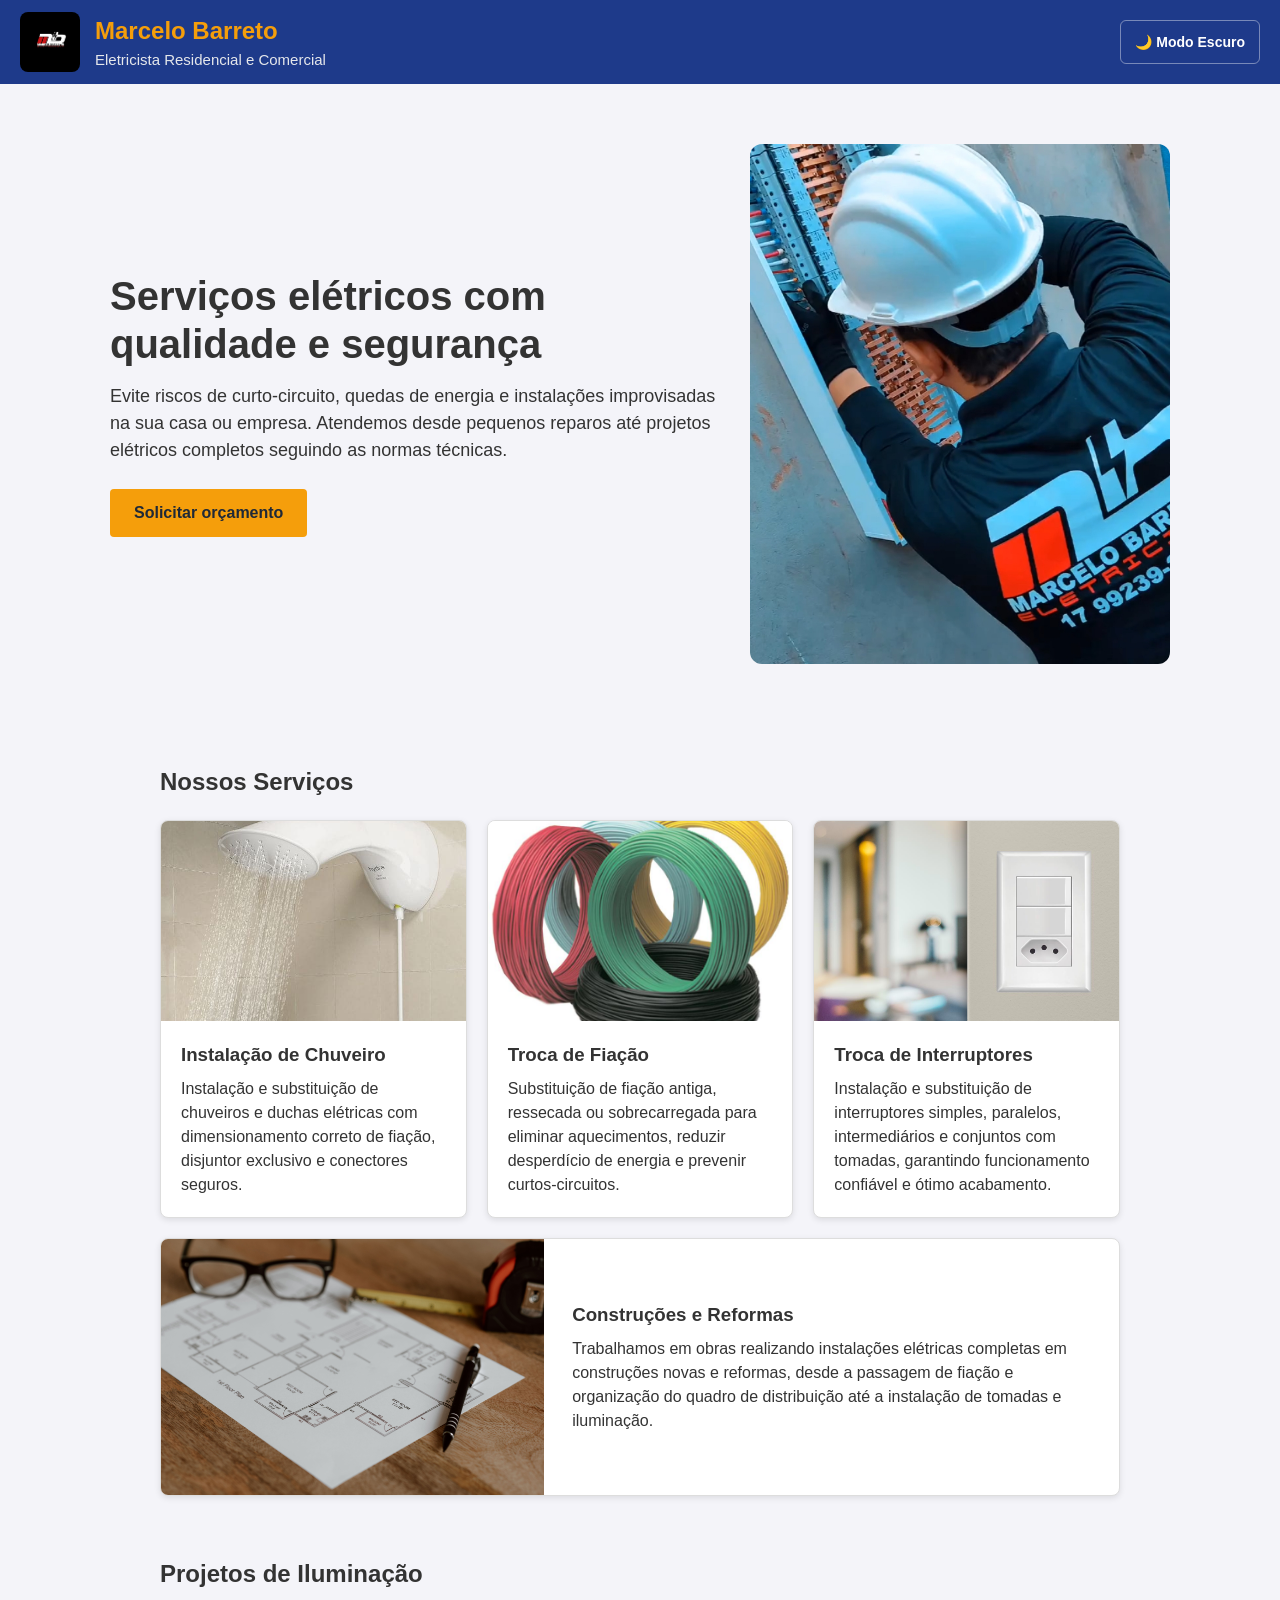
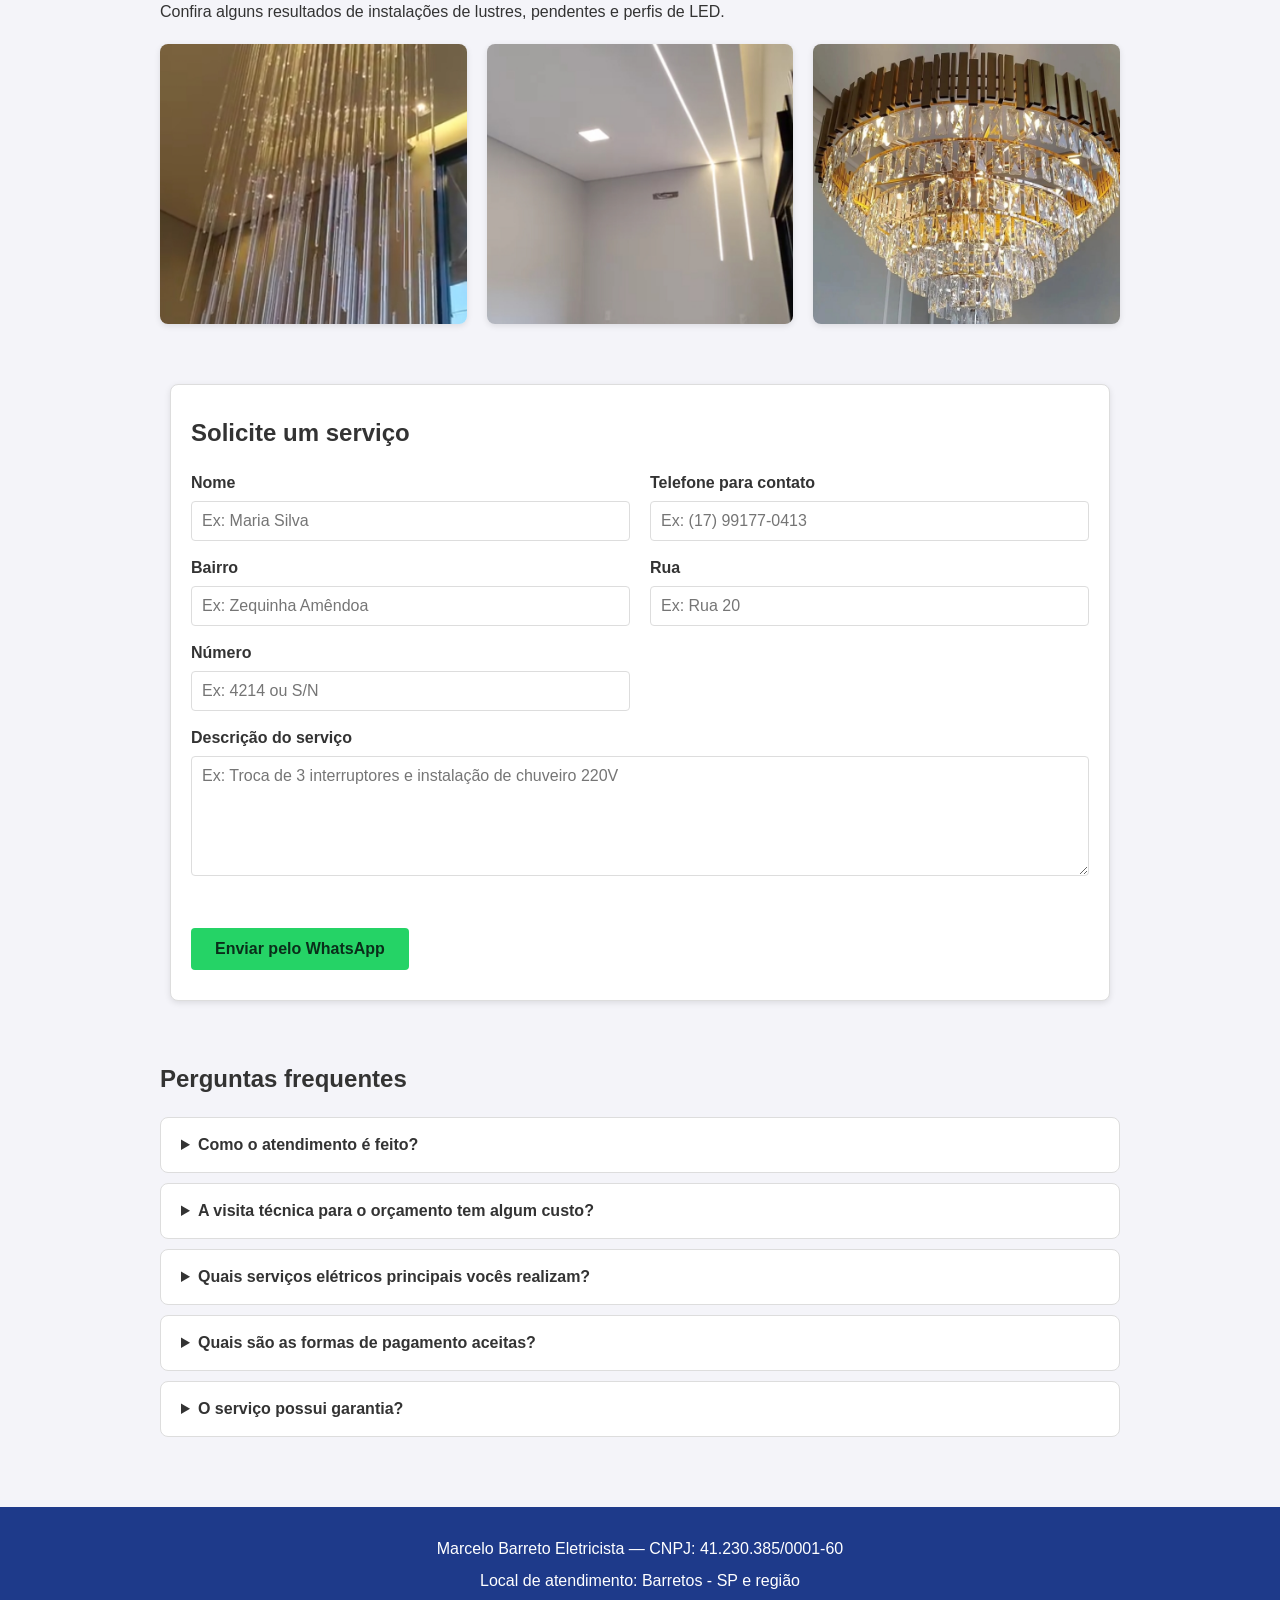
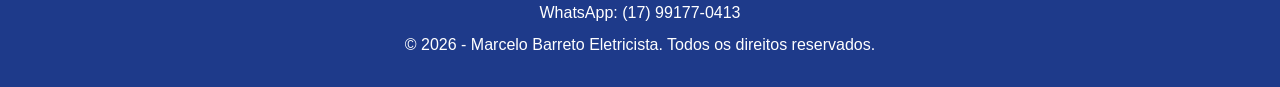
<file: index.html>
<!DOCTYPE html>
<html lang="pt-BR">
<head>
    <meta charset="UTF-8">
    <meta name="viewport" content="width=device-width, initial-scale=1.0">
    <title>Marcelo Barreto Eletricista | Serviços Elétricos</title>
    <link rel="stylesheet" href="./css/style.css">
    <script src="./js/script.js" defer></script>
</head>
<body>
    <header>
        <div class="header-marca">
            <img src="./imagem/Logo PI..jpeg" alt="Logo Marcelo Barreto Eletricista">
            <div class="titulo">
                <p class="nome-empresa">Marcelo Barreto</p>
                <p class="subtitulo">Eletricista Residencial e Comercial</p>
            </div>
        </div>

        <button type="button" id="botao-tema" class="botao-tema" aria-label="Alternar modo escuro">
            🌙 Modo Escuro
        </button>
    </header>

    <main>
        <section class="heroi">
            <div class="heroi__texto">
                <h1>Serviços elétricos com qualidade e segurança</h1>
                <p>Evite riscos de curto-circuito, quedas de energia e instalações improvisadas na sua casa ou empresa. Atendemos desde pequenos reparos até projetos elétricos completos seguindo as normas técnicas.</p>
                <a href="#contato" class="botao">Solicitar orçamento</a>
            </div>
            <div class="heroi__image">
                <img src="./imagem/eletricista-inicio.jpeg" alt="Eletricista profissional usando capacete de segurança">
            </div>
        </section>

        <section class="servicos-conteiner">
            <h2>Nossos Serviços</h2>
            <div class="lista-servicos">
                <div class="cartao-informativo">
                    <img src="./imagem/chuveiro.jpg" alt="Instalação de chuveiro elétrico">
                    <div class="texto-servico">
                        <h3>Instalação de Chuveiro</h3>
                        <p>Instalação e substituição de chuveiros e duchas elétricas com dimensionamento correto de fiação, disjuntor exclusivo e conectores seguros.</p>
                    </div>
                </div>

                <div class="cartao-informativo">
                    <img src="./imagem/fiacao.jpeg" alt="Cabos elétricos coloridos para troca de fiação">
                    <div class="texto-servico">
                        <h3>Troca de Fiação</h3>
                        <p>Substituição de fiação antiga, ressecada ou sobrecarregada para eliminar aquecimentos, reduzir desperdício de energia e prevenir curtos-circuitos.</p>
                    </div>
                </div>

                <div class="cartao-informativo">
                    <img src="./imagem/interruptores.jpg" alt="Interruptor duplo e tomada instalados na parede">
                    <div class="texto-servico">
                        <h3>Troca de Interruptores</h3>
                        <p>Instalação e substituição de interruptores simples, paralelos, intermediários e conjuntos com tomadas, garantindo funcionamento confiável e ótimo acabamento.</p>
                    </div>
                </div>

                <div class="cartao-informativo cartao-reforma">
                    <img src="./imagem/projeto-eletrico.jpg" alt="Planta de projeto elétrico residencial com trena e caneta">
                    <div class="texto-servico">
                        <h3>Construções e Reformas</h3>
                        <p>Trabalhamos em obras realizando instalações elétricas completas em construções novas e reformas, desde a passagem de fiação e organização do quadro de distribuição até a instalação de tomadas e iluminação.</p>
                    </div>
                </div>
            </div>
        </section>

        <section class="galeria-conteiner">
            <h2>Projetos de Iluminação</h2>
            <p class="galeria-subtitulo">Confira alguns resultados de instalações de lustres, pendentes e perfis de LED.</p>
            <div class="galeria-grid">
                <img src="./imagem/iluminacao1.jpeg" alt="Instalação de lustre pendente de cristal em pé-direito alto">
                <img src="./imagem/iluminacao2.jpeg" alt="Iluminação moderna com perfil de LED embutido no gesso e parede">
                <img src="./imagem/iluminacao3.jpeg" alt="Instalação de lustre redondo dourado com cristais">
            </div>
        </section>

        <section class="formulario-conteiner" id="contato">
            <h2>Solicite um serviço</h2>
            <form id="formulario-contato" novalidate>

                <div class="grupo-campo">
                    <label for="name">Nome</label>
                    <input type="text" id="name" placeholder="Ex: Maria Silva" required>
                </div>

                <div class="grupo-campo">
                    <label for="telefone">Telefone para contato</label>
                    <input type="tel" id="telefone" placeholder="Ex: (17) 99177-0413" maxlength="15" required>
                </div>

                <div class="grupo-campo">
                    <label for="bairro">Bairro</label>
                    <input type="text" id="bairro" placeholder="Ex: Zequinha Amêndoa" required>
                </div>

                <div class="grupo-campo">
                    <label for="rua">Rua</label>
                    <input type="text" id="rua" placeholder="Ex: Rua 20" required>
                </div>

                <div class="grupo-campo">
                    <label for="numero">Número</label>
                    <input type="text" id="numero" inputmode="numeric" placeholder="Ex: 4214 ou S/N" required>
                </div>

                <div class="grupo-campo campo-inteiro">
                    <label for="descricao">Descrição do serviço</label>
                    <textarea id="descricao" placeholder="Ex: Troca de 3 interruptores e instalação de chuveiro 220V" required></textarea>
                </div>

                <div class="grupo-campo campo-inteiro">
                    <p id="mensagem-erro" class="mensagem-erro" aria-live="polite"></p>
                    <button type="submit" id="botao-enviar">Enviar pelo WhatsApp</button>
                </div>
            </form>
        </section>

        <section class="faq-frequentes">
            <h2>Perguntas frequentes</h2>
            <details>
                <summary>Como o atendimento é feito?</summary>
                <p>O primeiro contato e o agendamento são feitos diretamente pelo WhatsApp. Basta preencher o formulário acima com os detalhes do que você precisa para agilizarmos seu atendimento.</p>
            </details>
            <details>
                <summary>A visita técnica para o orçamento tem algum custo?</summary>
                <p>Para serviços simples, conseguimos passar uma estimativa inicial pelo WhatsApp com fotos ou descrição. Quando há necessidade de visita técnica para diagnóstico ou levantamento de obra, informamos previamente qualquer taxa.</p>
            </details>
            <details>
                <summary>Quais serviços elétricos principais vocês realizam?</summary>
                <p>Realizamos instalação de chuveiros, troca de fiação, troca de interruptores e tomadas, instalação de lustres e iluminação em LED, montagem de quadros de distribuição e elétrica completa para construções novas e reformas.</p>
            </details>
            <details>
                <summary>Quais são as formas de pagamento aceitas?</summary>
                <p>Aceitamos Pix, dinheiro e cartões de débito ou crédito. Para obras e reformas maiores, combinamos o pagamento por etapas concluídas.</p>
            </details>
            <details>
                <summary>O serviço possui garantia?</summary>
                <p>Sim. Todos os serviços executados possuem garantia de mão de obra e seguem as recomendações técnicas de segurança para proteger sua instalação e seus equipamentos.</p>
            </details>
        </section>
    </main>

    <footer>
        <p>Marcelo Barreto Eletricista — CNPJ: 41.230.385/0001-60</p>
        <p>Local de atendimento: Barretos - SP e região</p>
        <p>WhatsApp: (17) 99177-0413</p>
        <p>© 2026 - Marcelo Barreto Eletricista. Todos os direitos reservados.</p>
    </footer>
</body>
</html>
</file>
<file: css/style.css>
:root {
    --cor-principal: #1E3A8A;
    --cor-destaque: #F59E0B;
    --cor-fundo: #F4F4F9;
    --cor-superficie: #FFFFFF;
    --cor-texto: #333333;
    --cor-borda: #DDDDDD;
    --cor-input-fundo: #FFFFFF;
    --cor-whatsapp: #25D366;
    --cor-erro: #DC2626;
    --sombra: 0 2px 6px rgba(0, 0, 0, 0.1);
}

body.dark-mode {
    --cor-principal: #0F172A;
    --cor-destaque: #FBBF24;
    --cor-fundo: #111827;
    --cor-superficie: #1F2937;
    --cor-texto: #F3F4F6;
    --cor-borda: #374151;
    --cor-input-fundo: #111827;
    --cor-erro: #F87171;
    --sombra: 0 4px 10px rgba(0, 0, 0, 0.4);
}

* {
    margin: 0;
    padding: 0;
    box-sizing: border-box; /* padding e borda entram na largura total */
}

body {
    background-color: var(--cor-fundo);
    color: var(--cor-texto);
    font-family: Arial, sans-serif;
    line-height: 1.5; /* texto mais respirável */
    transition: background-color 0.25s ease, color 0.25s ease;
}

/* Imagens nunca passam do tamanho do container */
img {
    max-width: 100%;
    height: auto;
    display: block;
}

h2 {
    margin-bottom: 20px; /* o reset tirou o espaço dos títulos, devolvido aqui */
}

/* Header */

header {
    display: flex;
    align-items: center;
    justify-content: space-between;
    flex-wrap: wrap;
    gap: 15px;
    padding: 12px 20px;
    background-color: var(--cor-principal);
    color: var(--cor-destaque);
}

.header-marca {
    display: flex;
    align-items: center;
    gap: 15px;
}

header img {
    width: 60px;
    height: 60px;
    object-fit: cover;
    border-radius: 8px;
}

.nome-empresa {
    font-size: 24px;
    font-weight: bold;
}

.subtitulo {
    font-size: 15px;
    color: #E5E7EB;
}

.botao-tema {
    background-color: transparent;
    color: #FFFFFF;
    border: 1px solid rgba(255, 255, 255, 0.4);
    padding: 10px 14px;
    min-height: 44px;
    border-radius: 6px;
    font-size: 14px;
    font-weight: bold;
    cursor: pointer;
    transition: background-color 0.2s ease, border-color 0.2s ease;
}

.botao-tema:hover {
    background-color: rgba(255, 255, 255, 0.12);
    border-color: var(--cor-destaque);
}

/* Herói */

.heroi {
    display: flex;
    flex-direction: column;
    gap: 30px;
    max-width: 1100px;
    margin: 0 auto;
    padding: 40px 20px;
}

.heroi__texto h1 {
    font-size: 32px;
    line-height: 1.2;
    margin-bottom: 15px;
}

.heroi__texto p {
    font-size: 18px;
    margin-bottom: 25px;
}

.heroi__image img {
    width: 100%;
    border-radius: 8px;
}

    /* Espaço da foto do começo */
    .heroi__image {
    width: 100%;
    max-width: 420px; /* limita o tamanho da foto */
    height: 520px;
    overflow: hidden; /* esconde as partes que sobram */
    border-radius: 12px;
}

/* Ajuste da imagem que fica no começo */
.heroi__image img {
    width: 100%;
    height: 100%;
    object-fit: cover; /* preenche sem distorcer */
    object-position: center; /* mostra o centro da foto */
    display: block;
}

    
/* Botão de chamada para ação */
.botao {
    display: inline-block;
    background-color: var(--cor-destaque);
    color: #1F2937;
    font-weight: bold;
    text-decoration: none;
    padding: 12px 24px;
    border-radius: 4px;
}

.botao:hover {
    filter: brightness(0.92);
}

/* Serviços */

.servicos-conteiner {
    max-width: 1000px;
    margin: 0 auto;
    padding: 40px 20px;
}

.lista-servicos {
    display: grid;
    grid-template-columns: 1fr;
    gap: 20px;
}

.cartao-informativo {
    display: flex;
    flex-direction: column; /* imagem em cima, texto embaixo */
    background-color: var(--cor-superficie);
    border: 1px solid var(--cor-borda);
    border-radius: 8px;
    box-shadow: var(--sombra);
    overflow: hidden; /* a imagem respeita os cantos arredondados */
    transition: background-color 0.25s ease, border-color 0.25s ease;
}

.cartao-informativo img {
    width: 100%;
    height: 200px;
    object-fit: cover; /* corta a imagem em vez de deformar */
}

.texto-servico {
    padding: 20px;
}

.texto-servico h3 {
    margin-bottom: 8px;
}

/* Galeria de Iluminação */

.galeria-conteiner {
    max-width: 1000px;
    margin: 0 auto;
    padding: 20px 20px 40px;
}

.galeria-subtitulo {
    margin-top: -12px;
    margin-bottom: 20px;
}

.galeria-grid {
    display: grid;
    grid-template-columns: 1fr;
    gap: 20px;
}

.galeria-grid img {
    width: 100%;
    height: 280px;
    object-fit: cover;
    object-position: center;
    border-radius: 8px;
    box-shadow: var(--sombra);
}

/* Formulário mobile uma coluna */

.formulario-conteiner {
    max-width: 940px;
    margin: 20px auto 40px;
    padding: 30px 20px;
    background-color: var(--cor-superficie);
    border: 1px solid var(--cor-borda);
    border-radius: 8px;
    box-shadow: var(--sombra);
    transition: background-color 0.25s ease, border-color 0.25s ease;
}

.formulario-conteiner form {
    display: grid;
    grid-template-columns: 1fr; /* uma coluna */
    gap: 15px;
}

.grupo-campo label {
    display: block;
    margin-bottom: 6px;
    font-weight: bold;
}

.formulario-conteiner input,
.formulario-conteiner textarea {
    width: 100%;
    padding: 10px;
    background-color: var(--cor-input-fundo);
    color: var(--cor-texto);
    border: 1px solid var(--cor-borda);
    border-radius: 4px;
    font-family: inherit;
    font-size: 16px;
}

.formulario-conteiner input.campo-invalido,
.formulario-conteiner textarea.campo-invalido {
    border-color: var(--cor-erro);
    outline: 1px solid var(--cor-erro);
}

.formulario-conteiner textarea {
    min-height: 120px;
    resize: vertical;
}

.mensagem-erro {
    color: var(--cor-erro);
    font-size: 14px;
    font-weight: bold;
    min-height: 20px;
    margin-bottom: 10px;
}

#botao-enviar {
    background-color: var(--cor-whatsapp);
    color: #0A2E1A;
    padding: 12px 24px;
    border: none;
    border-radius: 4px;
    font-size: 16px;
    font-weight: bold;
    cursor: pointer;
}

#botao-enviar:hover {
    filter: brightness(0.92);
}

/* FAQ */

.faq-frequentes {
    max-width: 1000px;
    margin: 0 auto;
    padding: 20px;
}

.faq-frequentes details {
    background-color: var(--cor-superficie);
    border: 1px solid var(--cor-borda);
    border-radius: 8px;
    margin-bottom: 10px;
    transition: background-color 0.25s ease, border-color 0.25s ease;
}

.faq-frequentes summary {
    padding: 15px 20px;
    font-weight: bold;
    cursor: pointer;
}

.faq-frequentes details p {
    padding: 0 20px 15px;
}

/* Footer */

footer {
    background-color: var(--cor-principal);
    color: white;
    text-align: center;
    padding: 30px 20px;
    margin-top: 40px;
}

footer p + p {
    margin-top: 8px;
}

/* Ajuste de tela */

@media (min-width: 768px) {

    .heroi {
        flex-direction: row; /* duas colunas */
        align-items: center;
        padding: 60px 20px;
    }

    .heroi__texto,
    .heroi__image {
        flex: 1; /* cada um ocupa metade */
    }

    .heroi__texto h1 {
        font-size: 40px;
    }

    .lista-servicos {
        grid-template-columns: repeat(3, 1fr); /* três cartões lado a lado */
    }

    /* Novo card de reformas ocupando a linha inteira abaixo dos 3 */
    .cartao-reforma {
        grid-column: 1 / -1;
        flex-direction: row;
        align-items: stretch;
    }

    .cartao-reforma img {
        width: 40%;
        height: auto;
        min-height: 220px;
        flex-shrink: 0;
    }

    .cartao-reforma .texto-servico {
        display: flex;
        flex-direction: column;
        justify-content: center;
        padding: 28px;
    }

    .galeria-grid {
        grid-template-columns: repeat(3, 1fr);
    }

    .formulario-conteiner form {
        grid-template-columns: 1fr 1fr; /* duas colunas */
        gap: 15px 20px;
    }

    .formulario-conteiner .campo-inteiro {
        grid-column: 1 / -1;
    }
}
</file>
